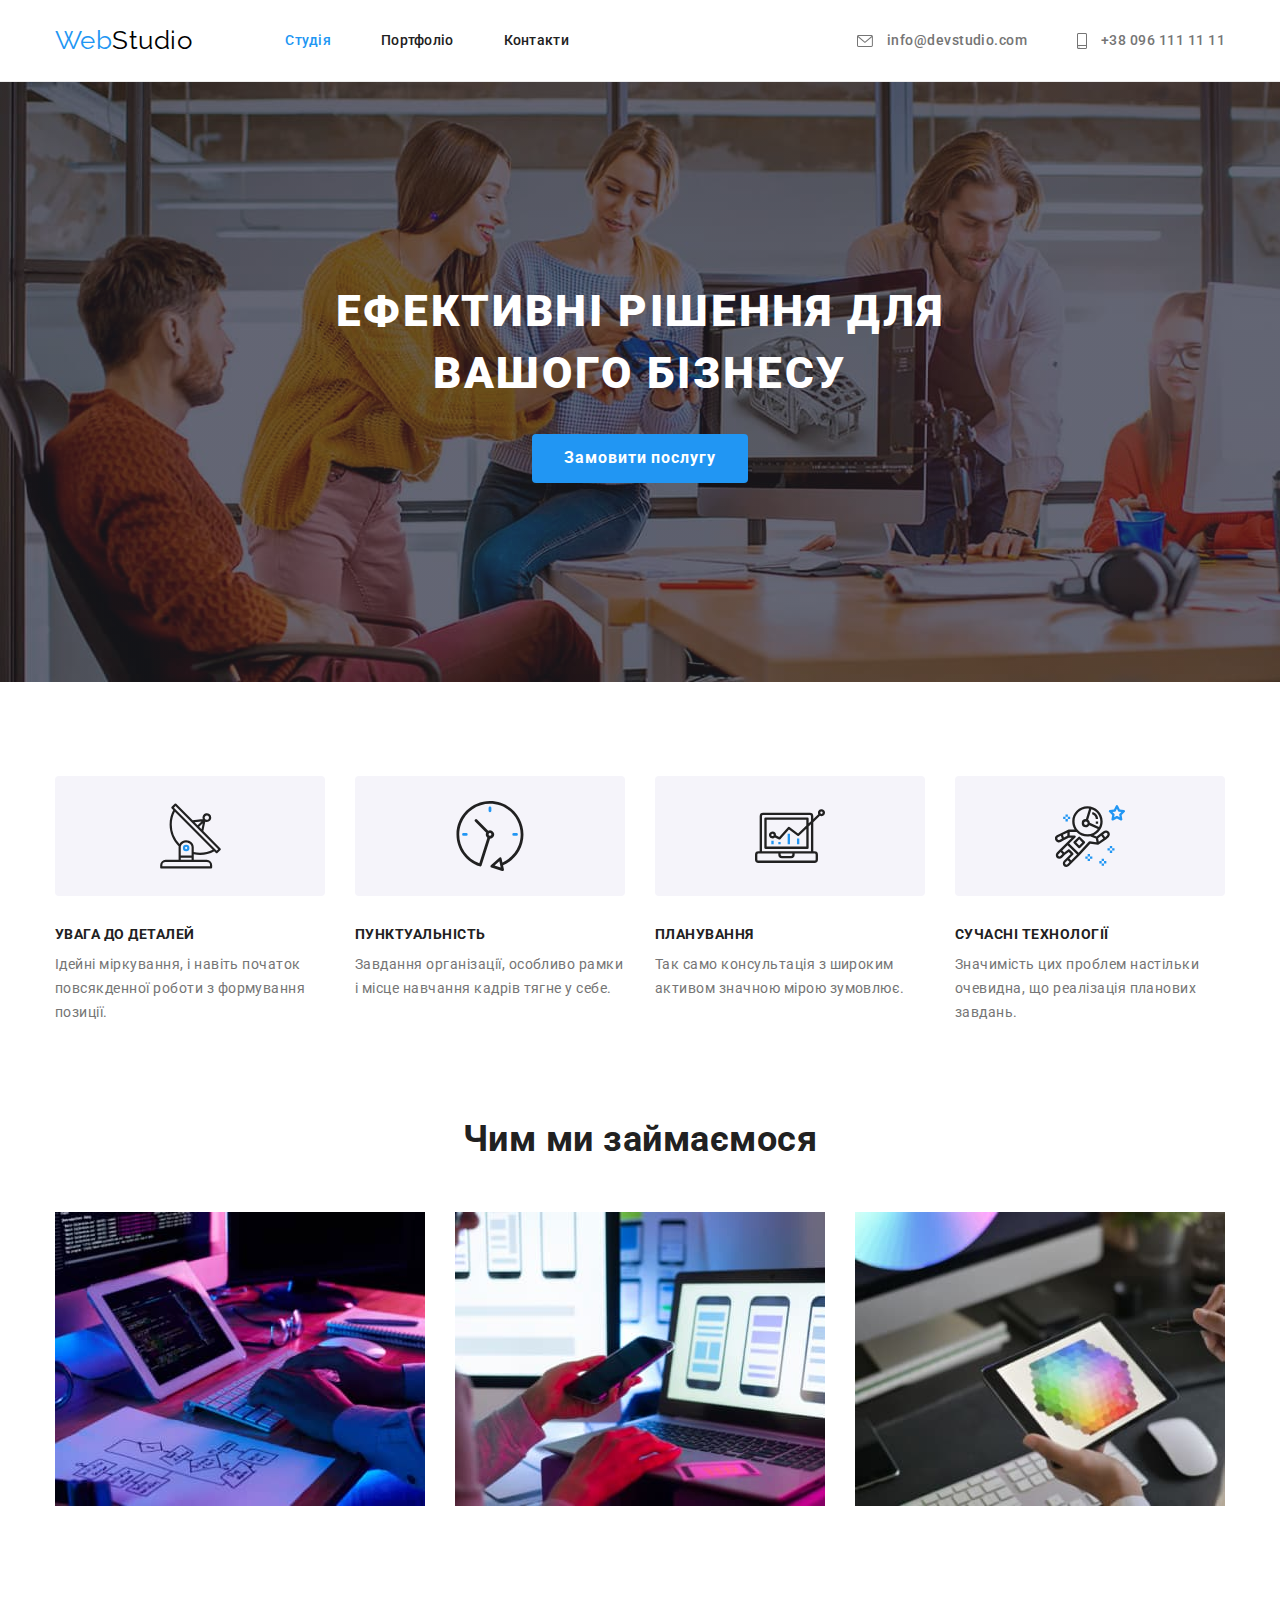
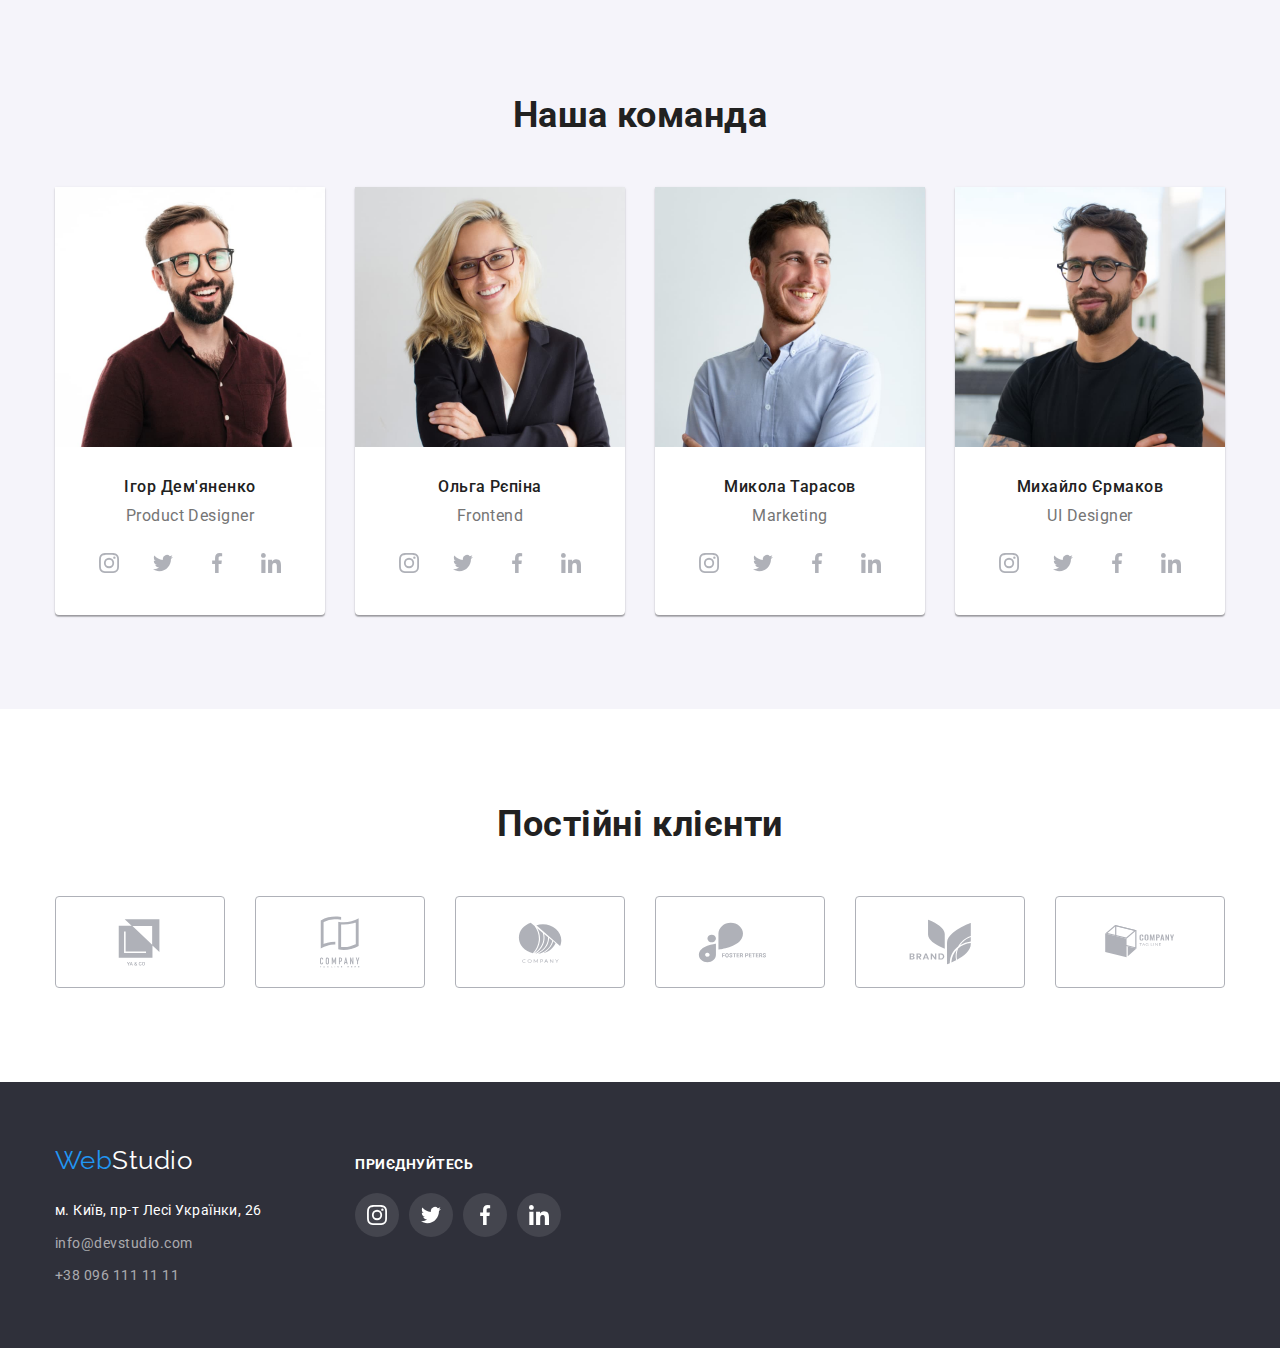
<file: index.html>
<!DOCTYPE html>
<html lang="uk">
  <head>
    <meta charset="UTF-8" />
    <meta http-equiv="X-UA-Compatible" content="IE=edge" />
    <meta name="viewport" content="width=device-width, initial-scale=1.0" />
    <title lang="en">WebStudio</title>
    <link rel="preconnect" href="https://fonts.googleapis.com" />
    <link rel="preconnect" href="https://fonts.gstatic.com" crossorigin />
    <link
      href="https://fonts.googleapis.com/css2?family=Raleway:wght@700&family=Roboto:ital,wght@0,400;0,500;1,900&display=swap"
      rel="stylesheet"
    />
    <link rel="stylesheet" href="https://cdn.jsdelivr.net/npm/modern-normalize@1.1.0/modern-normalize.min.css" />
    <link rel="stylesheet" href="./css/styles.css" />
  </head>

  <body>
    <header class="section header">
      <nav class="container header">
        <a class="logo link" href="./index.html"> <span class="logo-acent link">Web</span>Studio</a>

        <ul class="main-nav list">
          <li class="item"><a href="./index.html" class="link current">Студія</a></li>
          <li class="item"><a href="./portfolio.html" class="link">Портфоліо</a></li>
          <li class="item"><a href="#" class="link">Контакти</a></li>
        </ul>

        <ul class="main-contacts list">
          <li class="item">
            <a href="mailto:info@devstudio.com" class="link">
              <svg class="contact-icon" width="16px" height="12px">
                <use href="./images/symbol-defs.svg#icon-envelope"></use>
              </svg>

              info@devstudio.com</a
            >
          </li>

          <li class="item">
            <a href="tel:+380961111111" class="link">
              <svg class="contact-icon" width="10px" height="16px">
                <use href="./images/symbol-defs.svg#icon-smartphone"></use>
              </svg>
              +38 096 111 11 11</a
            >
          </li>
        </ul>
      </nav>
    </header>

    <main>
      <section class="section nopadding">
        <div class="overlay">
          <div class="hero-content">
            <h1 class="hero-titel">
              Ефективні рішення для <br />
              вашого бізнесу
            </h1>
            <button class="hero-button" type="button">Замовити послугу</button>
          </div>
        </div>
      </section>

      <section class="section spertialty">
        <div class="container">
          <h2 class="section-titel visually-hidden">Наші особливості</h2>
          <ul class="feachers-list list">
            <li class="item">
              <div class="feachers-button">
                <svg class="feachers-icon" width="65" height="70">
                  <use href="./images/symbol-defs.svg#icon-antenna"></use>
                </svg>
              </div>
              <h3 class="titel">УВАГА ДО ДЕТАЛЕЙ</h3>
              <p class="text">Ідейні міркування, і навіть початок повсякденної роботи з формування позиції.</p>
            </li>
            <li class="item">
              <div class="feachers-button">
                <svg class="feachers-icon" width="70" height="70">
                  <use href="./images/symbol-defs.svg#icon-time"></use>
                </svg>
              </div>
              <h3 class="titel">ПУНКТУАЛЬНІСТЬ</h3>
              <p class="text">Завдання організації, особливо рамки і місце навчання кадрів тягне у себе.</p>
            </li>
            <li class="item">
              <div class="feachers-button">
                <svg class="feachers-icon" width="70" height="70">
                  <use href="./images/symbol-defs.svg#icon-diagram"></use>
                </svg>
              </div>
              <h3 class="titel">ПЛАНУВАННЯ</h3>
              <p class="text">Так само консультація з широким активом значною мірою зумовлює.</p>
            </li>
            <li class="item">
              <div class="feachers-button">
                <svg class="feachers-icon" width="70" height="70">
                  <use href="./images/symbol-defs.svg#icon-cosmos"></use>
                </svg>
              </div>
              <h3 class="titel">СУЧАСНІ ТЕХНОЛОГІЇ</h3>
              <p class="text">Значимість цих проблем настільки очевидна, що реалізація планових завдань.</p>
            </li>
          </ul>
        </div>
      </section>

      <section class="section work">
        <div class="container work">
          <h2 class="section-titel">Чим ми займаємося</h2>
          <ul class="list">
            <li class="item">
              <img src="./images/img1.jpg" alt="розробник працює за ноутбуком над десктопним додатком" width="370" />
            </li>
            <li class="item">
              <img src="./images/img2.jpg" alt="розробник працює за ноутбуком над мобільним додатком" width="370" />
            </li>
            <li class="item">
              <img src="./images/img3.jpg" alt="планшет зі схемою подбору кольорів у руках розробника" width="370" />
            </li>
          </ul>
        </div>
      </section>

      <section class="section team">
        <div class="container">
          <h2 class="section-titel">Наша команда</h2>
          <ul class="team-list list">
            <li class="item team-card">
              <img src="./images/imgteam1.jpg" alt="Ігор Дем'яненко" class="team-item" width="270" />
              <div class="team-text">
                <h3 class="name">Ігор Дем'яненко</h3>
                <p class="paragraf-text position" lang="en">Product Designer</p>
                <ul class="social-links list">
                  <li class="social-item">
                    <a class="social-link" href="">
                      <svg class="sotial-icon" width="20" height="20">
                        <use href="./images/symbol-defs.svg#icon-instagram"></use>
                      </svg>
                    </a>
                  </li>
                  <li class="social-item">
                    <a class="social-link" href="">
                      <svg class="sotial-icon" width="20" height="20">
                        <use href="./images/symbol-defs.svg#icon-twitter"></use>
                      </svg>
                    </a>
                  </li>
                  <li class="social-item">
                    <a class="social-link" href="">
                      <svg class="sotial-icon" width="20" height="20">
                        <use href="./images/symbol-defs.svg#icon-facebook"></use>
                      </svg>
                    </a>
                  </li>
                  <li class="social-item">
                    <a class="social-link" href="">
                      <svg class="sotial-icon" width="20" height="20">
                        <use href="./images/symbol-defs.svg#icon-linkedin"></use>
                      </svg>
                    </a>
                  </li>
                </ul>
              </div>
            </li>

            <li class="item team-card">
              <img src="./images/imgteam2.jpg" alt="Ольга Рєпіна" class="team-item" width="270" />
              <div class="team-text">
                <h3 class="name">Ольга Рєпіна</h3>
                <p class="paragraf-text position" lang="en">Frontend</p>
                <ul class="social-links list">
                  <li class="social-item">
                    <a class="social-link" href="">
                      <svg class="sotial-icon" width="20" height="20">
                        <use href="./images/symbol-defs.svg#icon-instagram"></use>
                      </svg>
                    </a>
                  </li>
                  <li class="social-item">
                    <a class="social-link" href="">
                      <svg class="sotial-icon" width="20" height="20">
                        <use href="./images/symbol-defs.svg#icon-twitter"></use>
                      </svg>
                    </a>
                  </li>
                  <li class="social-item">
                    <a class="social-link" href="">
                      <svg class="sotial-icon" width="20" height="20">
                        <use href="./images/symbol-defs.svg#icon-facebook"></use>
                      </svg>
                    </a>
                  </li>
                  <li class="social-item">
                    <a class="social-link" href="">
                      <svg class="sotial-icon" width="20" height="20">
                        <use href="./images/symbol-defs.svg#icon-linkedin"></use>
                      </svg>
                    </a>
                  </li>
                </ul>
              </div>
            </li>

            <li class="item team-card">
              <img src="./images/imgteam3.jpg" alt="Микола Тарасов" class="team-item" width="270" />
              <div class="team-text">
                <h3 class="name">Микола Тарасов</h3>
                <p class="paragraf-text position" lang="en">Marketing</p>
                <ul class="social-links list">
                  <li class="social-item">
                    <a class="social-link" href="">
                      <svg class="sotial-icon" width="20" height="20">
                        <use href="./images/symbol-defs.svg#icon-instagram"></use>
                      </svg>
                    </a>
                  </li>
                  <li class="social-item">
                    <a class="social-link" href="">
                      <svg class="sotial-icon" width="20" height="20">
                        <use href="./images/symbol-defs.svg#icon-twitter"></use>
                      </svg>
                    </a>
                  </li>
                  <li class="social-item">
                    <a class="social-link" href="">
                      <svg class="sotial-icon" width="20" height="20">
                        <use href="./images/symbol-defs.svg#icon-facebook"></use>
                      </svg>
                    </a>
                  </li>
                  <li class="social-item">
                    <a class="social-link" href="">
                      <svg class="sotial-icon" width="20" height="20">
                        <use href="./images/symbol-defs.svg#icon-linkedin"></use>
                      </svg>
                    </a>
                  </li>
                </ul>
              </div>
            </li>

            <li class="item team-card">
              <img src="./images/imgteam4.jpg" alt="Михайло Єрмаков" class="team-item" width="270" />
              <div class="team-text">
                <h3 class="name">Михайло Єрмаков</h3>
                <p class="paragraf-text position" lang="en">UI Designer</p>
                <ul class="social-links list">
                  <li class="social-item">
                    <a class="social-link" href="">
                      <svg class="sotial-icon" width="20" height="20">
                        <use href="./images/symbol-defs.svg#icon-instagram"></use>
                      </svg>
                    </a>
                  </li>
                  <li class="social-item">
                    <a class="social-link" href="">
                      <svg class="sotial-icon" width="20" height="20">
                        <use href="./images/symbol-defs.svg#icon-twitter"></use>
                      </svg>
                    </a>
                  </li>
                  <li class="social-item">
                    <a class="social-link" href="">
                      <svg class="sotial-icon" width="20" height="20">
                        <use href="./images/symbol-defs.svg#icon-facebook"></use>
                      </svg>
                    </a>
                  </li>
                  <li class="social-item">
                    <a class="social-link" href="">
                      <svg class="sotial-icon" width="20" height="20">
                        <use href="./images/symbol-defs.svg#icon-linkedin"></use>
                      </svg>
                    </a>
                  </li>
                </ul>
              </div>
            </li>
          </ul>
        </div>
      </section>
    </main>

    <section class="section clients">
      <div class="container clients">
        <h2 class="section-titel">Постійні клієнти</h2>
        <ul class="clients-list list">
          <li class="item">
            <a class="clients-button" href=""
            target="_blank"
            rel="noreferrer noopener nofollow"
            >
              <svg class="logo-client" width="106" height="60"  >
                <use href="./images/symbol-defs.svg#icon-Logo-9-1"></use>
              </svg>
            </a>
          </li>
          <li class="item">
            <a class="clients-button" href=""
            target="_blank"
            rel="noreferrer noopener nofollow"
            >
              <svg class="logo-client" width="40" height="52">
                <use href="./images/symbol-defs.svg#icon-logoclient2"></use>
              </svg>
            </a>
          </li>
          <li class="item">
            <a class="clients-button" href=""
            target="_blank"
            rel="noreferrer noopener nofollow"
            >
              <svg class="logo-client" width="44" height="41">
                <use href="./images/symbol-defs.svg#icon-logoclient3"></use>
              </svg>
            </a>
          </li>
          <li class="item">
            <a class="clients-button" href=""
            target="_blank"
            rel="noreferrer noopener nofollow"
            >
              <svg class="logo-client" width="85" height="41">
                <use href="./images/symbol-defs.svg#icon-group-6-1"></use>
              </svg>
            </a>
          </li>
          <li class="item">
            <a class="clients-button" href=""
            target="_blank"
            rel="noreferrer noopener nofollow"
            >
              <svg class="logo-client" width="63" height="46">
                <use href="./images/symbol-defs.svg#icon-logoclient"></use>
              </svg>
            </a>
          </li>
          <li class="item">
            <a class="clients-button" href=""
            target="_blank"
            rel="noreferrer noopener nofollow"
            >
              <svg class="logo-client" width="94" height="44">
                <use href="./images/symbol-defs.svg#icon-Logo6"></use>
              </svg>
            </a>
          </li>
        </ul>
      </div>
    </section>

    <footer class="section footer">
      <div class="container footer">
        <div class="footer-contacts">
        <a class="logo link" href="./index.html">
          <span class="logo-acent link">Web</span><span class="logo-footer">Studio</span></a
        >

        <address class="address">
          <ul class="list">
            <li>
              <a
                class="link address"
                href="https://goo.gl/maps/SgtujX8ZKbcagaCV8"
                target="_blank"
                rel="noreferrer noopener nofollow"
              >
                м. Київ, пр-т Лесі Українки, 26
              </a>
            </li>
            <li><a href="mailto:info@devstudio.com" class="footer link address">info@devstudio.com</a></li>
            <li><a href="tel:+380961111111" class="footer link address">+38 096 111 11 11</a></li>
          </ul>
        </address>
        </div>
        <div class="footer-social">
        <h3 class="footer-h3">приєднуйтесь</h3>
        <ul class="footer-social-links list">
               <li class="footer-social-item">
                    <a class="footer-social-link" href=""
                    target="_blank"
                rel="noreferrer noopener nofollow"
              >
                      <svg class="footer-sotial-icon" width="20" height="20">
                        <use href="./images/symbol-defs.svg#icon-instagram"></use>
                      </svg>
                    </a>
                  </li>
                  <li class="footer-social-item">
                    <a class="footer-social-link" href="" target="_blank"
                rel="noreferrer noopener nofollow">
                      <svg class="footer-sotial-icon" width="20" height="20">
                        <use href="./images/symbol-defs.svg#icon-twitter"></use>
                      </svg>
                    </a>
                  </li>
                  <li class="footer-social-item">
                    <a class="footer-social-link" href="" target="_blank"
                rel="noreferrer noopener nofollow">
                      <svg class="footer-sotial-icon" width="20" height="20">
                        <use href="./images/symbol-defs.svg#icon-facebook"></use>
                      </svg>
                    </a>
                  </li>
                  <li class="footer-social-item">
                    <a class="footer-social-link" href="" target="_blank"
                rel="noreferrer noopener nofollow">
                      <svg class="footer-sotial-icon" width="20" height="20">
                        <use href="./images/symbol-defs.svg#icon-linkedin"></use>
                      </svg>
                    </a>
                  </li>
        </ul>
        </div>
      </div>
    </footer>
  </body>
</html>
</file>
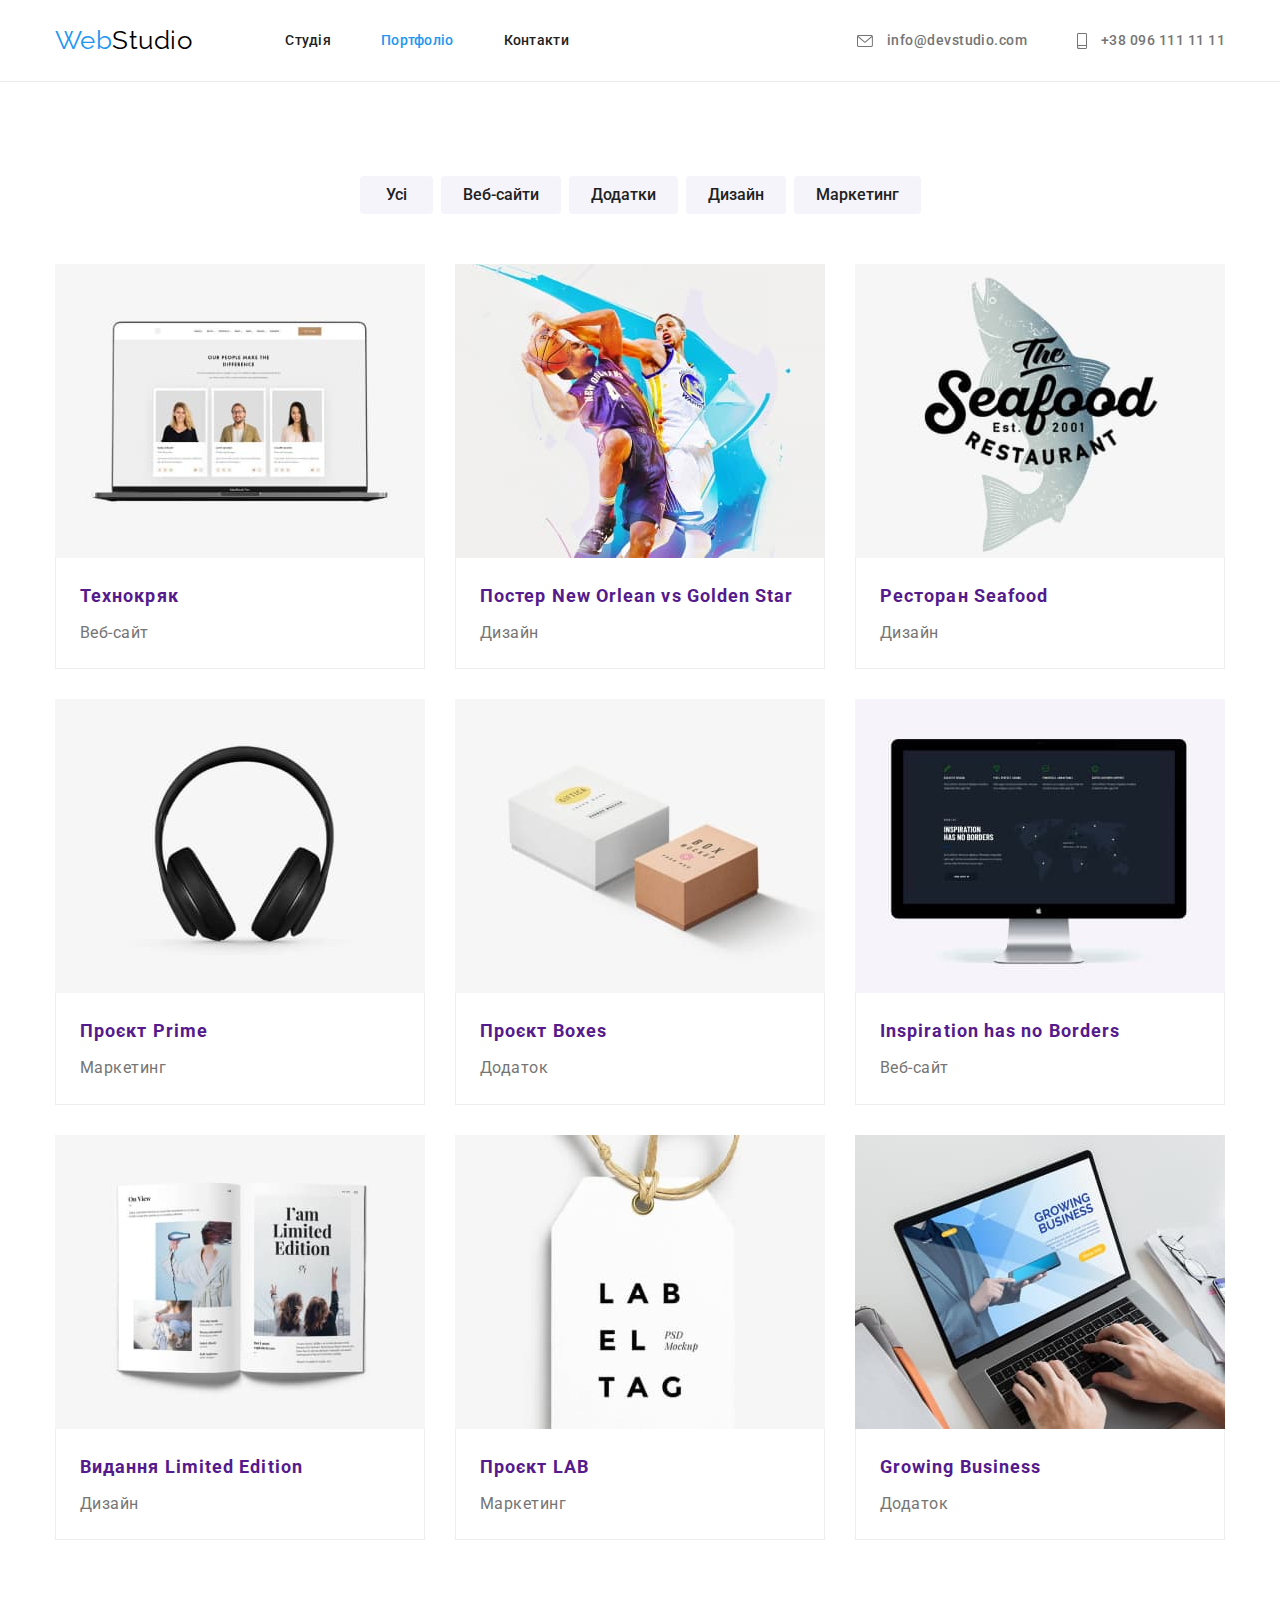
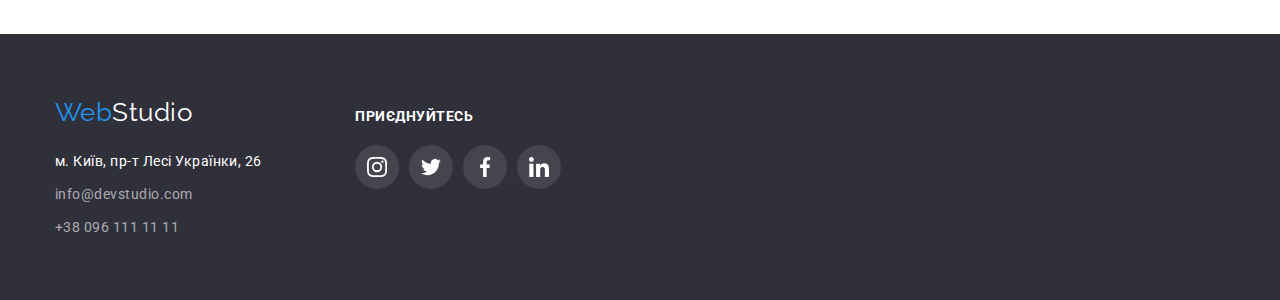
<file: portfolio.html>
<!DOCTYPE html>
<html lang="en">
  <head>
    <meta charset="UTF-8" />
    <meta http-equiv="X-UA-Compatible" content="IE=edge" />
    <meta name="viewport" content="width=device-width, initial-scale=1.0" />
    <title lang="en">WebStudio</title>
    <link rel="preconnect" href="https://fonts.googleapis.com" />
    <link rel="preconnect" href="https://fonts.gstatic.com" crossorigin />
    <link rel="preconnect" href="https://fonts.googleapis.com" />
    <link rel="preconnect" href="https://fonts.gstatic.com" crossorigin />
    <link
      href="https://fonts.googleapis.com/css2?family=Raleway:wght@700&family=Roboto:ital,wght@0,400;0,500;0,700;1,900&display=swap"
      rel="stylesheet"
    />
    <link rel="stylesheet" href="https://cdn.jsdelivr.net/npm/modern-normalize@1.1.0/modern-normalize.min.css" />
    <link rel="stylesheet" href="./css/styles.css" />
  </head>

  <body>
    <header class="section header">
      <nav class="container header">
        <a class="logo link" href="./index.html"> <span class="logo-acent link">Web</span>Studio</a>

        <ul class="main-nav list">
          <li class="item"><a href="./index.html" class="link">Студія</a></li>
          <li class="item"><a href="./portfolio.html" class="link current">Портфоліо</a></li>
          <li class="item"><a href="#" class="link">Контакти</a></li>
        </ul>

        <ul class="main-contacts list">
          <li class="item">
            <a href="mailto:info@devstudio.com" class="link">
              <svg class="contact-icon" width="16px" height="12px">
                <use href="./images/symbol-defs.svg#icon-envelope"></use>
              </svg>

              info@devstudio.com</a
            >
          </li>

          <li class="item">
            <a href="tel:+380961111111" class="link">
              <svg class="contact-icon" width="10px" height="16px">
                <use href="./images/symbol-defs.svg#icon-smartphone"></use>
              </svg>
              +38 096 111 11 11</a
            >
          </li>
        </ul>
      </nav>
    </header>


    <main>
      <section class="section">
        <div class="container">
          <h1 class="visually-hidden">Портфоліо</h1>

          <!-- filter with buttons -->

          <ul class="filter list">
            <li><button class="button" type="button">Усі</button></li>
            <li><button class="button" type="button">Веб-сайти</button></li>
            <li><button class="button" type="button">Додатки</button></li>
            <li><button class="button" type="button">Дизайн</button></li>
            <li><button class="button" type="button">Маркетинг</button></li>
          </ul>

          <!-- малюнки портфоліо -->

          <div class="card-set">

            <ul class="portfolio-items list">
              
              <li class="item">
                <a href="" class="portfolio-item link">
                <img src="./images/portfolio1.jpg" alt="Веб-сайт Технокряк на моніторі ноутбука" width="370" />
                <div class="description">
                  <h3 class="titel">Технокряк</h3>
                  <p class="sub-titel">Веб-сайт</p>
                </div>
                </a>
                </li>
              
              <li class="item">
                <a href="" class="portfolio-item link">
                <img src="./images/portfolio2.jpg" alt="Постер з баскетбольними командами" width="370" />
                <div class="description">
                  <h3 class="titel">Постер New Orlean vs Golden Star</h3>
                  <p class="sub-titel">Дизайн</p>
                </div>
                </a>
              </li>

              <li class="item">
                 <a href="" class="portfolio-item link">
                <img src="./images/portfolio3.jpg" alt="Логотип ресторану Seafood" width="370" />
                <div class="description">
                  <h3 class="titel">Ресторан Seafood</h3>
                  <p class="sub-titel">Дизайн</p>
                </div>
                </a>
              </li>

              <li class="item">
                <a href="" class="portfolio-item link">
                <img src="./images/portfolio4.jpg" alt="Чорні навушники" width="370" />
                <div class="description">
                  <h3 class="titel">Проєкт Prime</h3>
                  <p class="sub-titel">Маркетинг</p>
                </div>
                </a>
              </li>
              <li class="item">
                <a href="" class="portfolio-item link">
                <img src="./images/portfolio5.jpg" alt="дві коробки, які лежать" width="370" />
                <div class="description">
                  <h3 class="titel">Проєкт Boxes</h3>
                  <p class="sub-titel">Додаток</p>
                </div>
                </a>
              </li>
              <li class="item">
                <a href="" class="portfolio-item link">
                <img src="./images/portfolio6.jpg" alt="Сторінка сайту на моніторі" width="370" />
                <div class="description">
                  <h3 class="titel">Inspiration has no Borders</h3>
                  <p class="sub-titel">Веб-сайт</p>
                </div>
                </a>
              </li>
              <li class="item">
                <a href="" class="portfolio-item link">
                <img src="./images/portfolio7.jpg" alt="Розгорнутий проспект" width="370" />
                <div class="description">
                  <h3 class="titel">Видання Limited Edition</h3>
                  <p class="sub-titel">Дизайн</p>
                </div>
                </a>
              </li>
              <li class="item">
                <a href="" class="portfolio-item link">
                <img src="./images/portfolio8.jpg" alt="Бірка з логотипом" width="370" />
                <div class="description">
                  <h3 class="titel">Проєкт LAB</h3>
                  <p class="sub-titel">Маркетинг</p>
                </div>
                </a>
              </li>
              <li class="item">
                <a href="" class="portfolio-item link">
                <img src="./images/portfolio9.jpg" alt="Руки чоловіка, що працює за ноутбуком" width="370" />
                <div class="description">
                  <h3 class="titel">Growing Business</h3>
                  <p class="sub-titel">Додаток</p>
                </div>
                </a>
              </li>
            </ul>
          </div>
        </div>
      </section>
    </main>

     <footer class="section footer">
      <div class="container footer">
        <div class="footer-contacts">
        <a class="logo link" href="./index.html">
          <span class="logo-acent link">Web</span><span class="logo-footer">Studio</span></a
        >

        <address class="address">
          <ul class="list">
            <li>
              <a
                class="link address"
                href="https://goo.gl/maps/SgtujX8ZKbcagaCV8"
                target="_blank"
                rel="noreferrer noopener nofollow"
              >
                м. Київ, пр-т Лесі Українки, 26
              </a>
            </li>
            <li><a href="mailto:info@devstudio.com" class="footer link address">info@devstudio.com</a></li>
            <li><a href="tel:+380961111111" class="footer link address">+38 096 111 11 11</a></li>
          </ul>
        </address>
        </div>
        <div class="footer-social">
        <h3 class="footer-h3">приєднуйтесь</h3>
        <ul class="footer-social-links list">
               <li class="footer-social-item">
                    <a class="footer-social-link" href=""
                    target="_blank"
                rel="noreferrer noopener nofollow"
              >
                      <svg class="footer-sotial-icon" width="20" height="20">
                        <use href="./images/symbol-defs.svg#icon-instagram"></use>
                      </svg>
                    </a>
                  </li>
                  <li class="footer-social-item">
                    <a class="footer-social-link" href="" target="_blank"
                rel="noreferrer noopener nofollow">
                      <svg class="footer-sotial-icon" width="20" height="20">
                        <use href="./images/symbol-defs.svg#icon-twitter"></use>
                      </svg>
                    </a>
                  </li>
                  <li class="footer-social-item">
                    <a class="footer-social-link" href="" target="_blank"
                rel="noreferrer noopener nofollow">
                      <svg class="footer-sotial-icon" width="20" height="20">
                        <use href="./images/symbol-defs.svg#icon-facebook"></use>
                      </svg>
                    </a>
                  </li>
                  <li class="footer-social-item">
                    <a class="footer-social-link" href="" target="_blank"
                rel="noreferrer noopener nofollow">
                      <svg class="footer-sotial-icon" width="20" height="20">
                        <use href="./images/symbol-defs.svg#icon-linkedin"></use>
                      </svg>
                    </a>
                  </li>
        </ul>
        </div>
      </div>
    </footer>
  </body>
</html>
</file>
<file: css/styles.css>
/* колір основного тексту #212121; */
/* другорядний колір тексту  #757575;*/
/* акцентний колір #2196F3; */
/* білий #FFFFFF99 */
/* другорядний колір фону #F5F4FA */
/* колір футеру background: #2F303A; */
/* колір ikons background: #AFB1B8;
 */

/* стилі для index.html */

:root {
  --primary-text-color: #212121;
  --paragraf-text-color: #757575;
  --acent-color: #2196f3;
  --primary-bg-color: #ffffff;
  --icons-color: #afb1b8;
}

html {
  box-sizing: border-box;
}

*,
*::before,
*::after {
  box-sizing: inherit;
}

body {
  background-color: #ffffff;
  color: var(--primary-text-color);
  font-family: Roboto, sans-serif;
  letter-spacing: 0.03em;
}

.list {
  list-style: none;
  margin: 0;
  padding: 0;
}
img {
  display: block;
}

.link {
  text-decoration: none;
}

.logo.link {
  display: block;
  margin-right: 93px;
  padding-top: 24px;
  padding-bottom: 24px;
  color: #000000;
  font-family: Raleway, sans-serif;
  font-size: 26px;
  line-height: 1.4;
  text-decoration: none;
}

.logo-acent.link {
  color: var(--acent-color);
  font-family: Raleway, sans-serif;
  font-size: 26px;
  line-height: 1.4;
}

/* site nav */

.main-nav .link {
  display: block;
  padding-top: 32px;
  padding-bottom: 32px;

  color: var(--primary-text-color);

  font-size: 14px;
  font-weight: 500;
  line-height: 1.2;
  letter-spacing: 0.02em;
  text-decoration: none;
}

.header.link {
  color: var(--paragraf-text-color);
}

.address {
  display: block;
  padding-top: 0px;
  margin-bottom: 0px;
  margin-top: 20px;
}

.link.address {
  color: #ffffff;
  font-weight: 400;
  font-style: normal;
  font-size: 14px;
  line-height: 1.7;
  text-decoration: none;
}

.footer.link {
  display: block;
  margin-bottom: 0;
  margin-top: 9px;

  color: rgba(255, 255, 255, 0.6);

  font-style: normal;
  font-size: 14px;
  font-weight: 400;
  line-height: 1.7;
}

.main-nav .link:hover,
.main-nav .link:focus,
.main-contacts .link:hover,
.main-contacts .link:focus {
  color: var(--acent-color);
  text-decoration: none;
}

.main-nav .link.current {
  color: var(--acent-color);
}

.main-nav {
  display: flex;
}

.main-contacts .item + .item {
  margin-left: 50px;
}

.main-nav .item + .item {
  margin-left: 50px;
}

.main-contacts {
  display: flex;
  margin-left: auto;
}

.main-contacts .link {
  display: block;
  padding-top: 32px;
  padding-bottom: 32px;

  color: var(--paragraf-text-color);
  font-weight: 500;
  font-style: normal;
  font-size: 14px;
  line-height: 1.2;
  text-decoration: none;
}

.container.header {
  display: flex;
  align-items: center;
  padding-left: 15px;
  padding-right: 15px;
}

.section.header {
  margin-left: auto;
  margin-right: auto;
  padding-top: 0px;
  padding-bottom: 0px;
  border-bottom: 1px solid #ececec;
}

/* hero */



.hero-titel {
  margin-top: 0;
  margin-bottom: 30px;

  color: #ffffff;

  font-weight: 900;
  font-size: 44px;
  line-height: 1.4;
  letter-spacing: 0.06em;
  text-transform: uppercase;
}

.hero-content {
  text-align: center;
 }

/* overlay */

.overlay {
  height: 600px;
  max-width: 1600px;
  margin-left: auto;
  margin-right: auto;
  display: flex;
  justify-content: center;
  align-items: center;

  /* border: 1px solid crimson;*/
  background-repeat: no-repeat;
  background-image: linear-gradient(to right, rgba(47, 48, 58, 0.4), rgba(47, 48, 58, 0.4)),
    url('../images/header-bgr.jpg');
  background-color: var(--paragraf-text-color);
}

/* загальні стилі для всіх секцій */

.section-titel {
  color: var(--primary-text-color);
  margin-top: 0;
  margin-bottom: 50px;
  font-weight: 700;
  font-size: 36px;
  line-height: 1.2;
  text-align: center;
}

.visually-hidden {
  position: absolute;
  white-space: nowrap;
  width: 1px;
  height: 1px;
  overflow: hidden;
  border: 0;
  padding: 0;
  clip: rect(0 0 0 0);
  clip-path: inset(50%);
  margin: -1px;
}

/* feachers */

.titel {
  margin-top: 0px;
  margin-bottom: 2px;
}

.feachers-list .titel {
  color: var(--primary-text-color);

  font-weight: 700;
  font-size: 14px;
  line-height: 1.2;
  text-transform: uppercase;
  margin-bottom: 10px;
}

.feachers-list .text {
  color: var(--paragraf-text-color);

  font-size: 14px;
  line-height: 1.7;
  margin: 0;
}

.feachers-list {
  display: flex;
}

.feachers-list .item + .item {
  margin-left: 30px;
}

/* work */

.section.work {
  padding-top: 0;
}

.container.work .list {
  display: flex;
  justify-content: space-between;
}

/* team */

.team-list .name {
  margin-bottom: 0;
  margin-top: 0;
  font-weight: 500;
  font-size: 16px;
  line-height: 1.2;
  text-align: center;
}

.team-list .position {
  color: var(--paragraf-text-color);
  margin-top: 10px;
  margin-bottom: 0;
  font-size: 16px;
  line-height: 1.2;
  text-align: center;
}

.team-text {
  padding: 30px 10px 30px 10px;
}

.team-card {
  background-color: #ffffff;
  width: 270px;
  margin: 0;
  padding: 0;
  box-shadow: 0px 1px 3px rgba(0, 0, 0, 0.12), 0px 1px 1px rgba(0, 0, 0, 0.14), 0px 2px 1px rgba(0, 0, 0, 0.2);
  border-radius: 0px 0px 4px 4px;
}

.team-list {
  display: flex;
  justify-content: space-between;
}

/* buttons */

.hero-button {
  padding: 10px 32px;
  min-width: 216px;
  color: white;
  background-color: var(--acent-color);
  border: none;
  border-radius: 4px;
  font-family: inherit;

  font-weight: 700;
  font-size: 16px;
  line-height: 1.8;
  letter-spacing: 0.06em;

  text-decoration: none;
  cursor: pointer;
}

.address {
  color: #ffffff;
  font-style: normal;
  font-weight: 400;
  font-size: 14px;
  line-height: 1.7;
}

.contact.link {
  color: #ffffff99;
  font-style: normal;
  font-weight: 400;
  font-size: 14px;
  line-height: 1.7;
}

.footer .logo-footer {
  color: #ffffff;
}
/* стилі для portfolio.html */

.button {
  color: var(--primary-text-color);
  background-color: #f5f4fa;
  border: none;
  border-radius: 4px;
  font-family: inherit;
  padding: 6px 22px;
  min-width: 73px;

  font-weight: 500;
  font-size: 16px;
  line-height: 1.6;
  text-align: center;
  text-decoration: none;
  cursor: pointer;
}

.button:hover,
.button:focus {
  color: var(--primary-bg-color);
  background-color: var(--acent-color);
  box-shadow: 0px 3px 1px rgba(0, 0, 0, 0.1), 0px 1px 2px rgba(0, 0, 0, 0.08), 0px 2px 2px rgba(0, 0, 0, 0.12);
}

.filter.list {
  display: flex;
  justify-content: center;
  margin-bottom: 50px;
}

.filter.list li {
  margin-right: 4px;
  margin-left: 4px;
}

.card-set .portfolio-items {
  display: flex;
  flex-wrap: wrap;
  gap: 30px;
  width: 1170px;
}

.portfolio-item.link {
  display: block;
  background-color: #ffffff;
}

.portfolio-item.link:hover,
.portfolio-item.link:focus {
 
  box-shadow: 0px 1px 1px rgba(0, 0, 0, 0.12), 0px 4px 4px rgba(0, 0, 0, 0.06), 1px 4px 6px rgba(0, 0, 0, 0.16);
}



.portfolio-items .description {
  margin: 0;
  padding: 20px 24px;
  border-bottom: 1px solid #eeeeee;
  border-left: 1px solid #eeeeee;
  border-right: 1px solid #eeeeee;
}

.portfolio-items .titel {
  margin-top: 0;
  margin-bottom: 0;

  text-align: left;
  font-size: 18px;
  font-weight: 700;
  line-height: 2;
  letter-spacing: 0.06em;
}

.portfolio-items .sub-titel {
  margin-bottom: 0;
  margin-top: 4px;

  color: var(--paragraf-text-color);
  font-size: 16px;
  line-height: 1.9;
  letter-spacing: 0.03em;
}

/* стилі для розміщення елементів */

.section {
  padding-top: 94px;
  padding-bottom: 94px;
}

.container {
  width: 1200px;
  margin-left: auto;
  margin-right: auto;
  padding-left: 15px;
  padding-right: 15px;
}

.container.main-nav {
  padding-top: 25px;
  padding-bottom: 25px;
  padding-left: 15px;
  padding-right: 15px;
}

.section.team {
  background: #f5f4fa;
}

.section.nopadding {
  padding-top: 0;
  padding-bottom: 0;
 background-color:#2F303A;

}


.section.footer {
  padding-top: 60px;
  padding-bottom: 60px;
  background-color: #2f303a;
}

.container.footer {
  display: flex;
}

.footer-social {
  margin-left: 70px;
}

.logo.link {
  margin-right: 93px;
  padding: 0;
}

.footer > .logo.link {
  margin: 0;
  padding: 0;
}

.footer-h3 {
  font-style: normal;
  font-weight: 700;
  font-size: 14px;
  line-height: 1.2;
  text-transform: uppercase;
  color: #ffffff;
  margin-bottom: 20px;
}

.link.address:hover,
.link.address:focus {
  color: var(--acent-color);
}



.footer-social-links {
  display: flex;
  justify-content: flex-start;
  margin-bottom: 0;
  padding: 0;
}

.footer-social-link {
  display: flex;
  margin-right: 10px;
  margin-bottom: 0;
  width: 44px;
  height: 44px;
  background: #ffffff1a;
  border-radius: 50%;
  align-items: center;
  justify-content: center;
  color: var(--primary-bg-color);
}

.footer-sotial-icon {
  display: flex;
  width: 20px;
  height: 20px;
  fill: currentColor;
}

.footer-social-link:hover,
.footer-social-link:focus
 {
  background-color: var(--acent-color);
}

/* іконки свг*/

.contact-icon {
  fill: currentColor;
  margin-right: 10px;
  padding: 0;
  vertical-align: middle;
  margin-top: 0;
  margin-bottom: 0;
}



.contact-icon:hover,
.contact-icon:focus {
  fill: var(--acent-color);
  cursor: pointer;
}

.feachers-button {
  padding: 0;
  margin-bottom: 30px;
  border: none;
  background-color: #f5f4fa;
  border-radius: 4px;
  width: 270px;
  height: 120px;
  display: flex;
  justify-content: center;
  align-items: center;
}

.feachers-icon {
 
  
}

.sotail-links {
  display: flex;
  justify-content: center;
}

.sotail-links.item {
}

.sotial-links.list {
  display: flex;
  justify-content: space-around;
  margin-top: 16px;
  margin-bottom: 0;
  padding-left: 2px;
  padding-right: 2px;
}

.social-links {
  display: flex;
  justify-content: space-between;
  margin-top: 16px;
  margin-bottom: 0;
  padding-left: 22px;
  padding-right: 22px;
}

.social-link {
  width: 44px;
  height: 44px;
  background-color: var(--primary-bg-color);
  border-radius: 50%;
  display: flex;
  align-items: center;
  justify-content: center;
  color: var(--icons-color);
}

.sotial-icon {
  display: flex;
  justify-content: space-between;
  fill: currentColor;
}

.social-link:hover,
.social-link:focus {
  background-color: #2196f3;
}

.social-link:hover svg,
.social-link:focus svg {
  fill: #ffffff;
}

.clients-list {
  display: flex;
  justify-content: space-between;
}

.clients-button {
  display: flex;
  align-items: center;
  justify-content: center;
  padding: 0;
  border-radius: 4px;
  border: 1px solid #afb1b8;
  width: 170px;
  height: 92px;
  background-color: white;
  color: #afb1b8;
}

.logo-client {
  fill: currentColor;
  }

.clients-button:hover svg,
.clients-button:focus svg {
  fill: var(--acent-color);
}

.clients-button:hover,
.clients-button:focus {
  cursor: pointer;
  border: 1px solid #2196f3;
}

/*як робити картки з wrap 


.portfolio-items.list {
  display: flex;
  flex-wrap: wrap;
 }

.portfolio-items .item {
  margin-right: 15px;
  margin-left: 15px;
  margin-bottom: 15px;
  margin-top: 15px;
  width: 370px;
  background-color: teal;
}




.portfolio-items .item:nth-child(3n) {
  margin-left: 0;
  background-color: orange;
}

.portfolio-items:nth-last-child(-n + 3) {
  background-color: orange;
  margin-left: 0;
  }



.portfolio-items:nth-child(3n) {
  margin-right: 0;
}

.portfolio-items:nth-last-child(-n + 3) {
  background-color: orange;
  margin: 0;
}
*/
</file>
